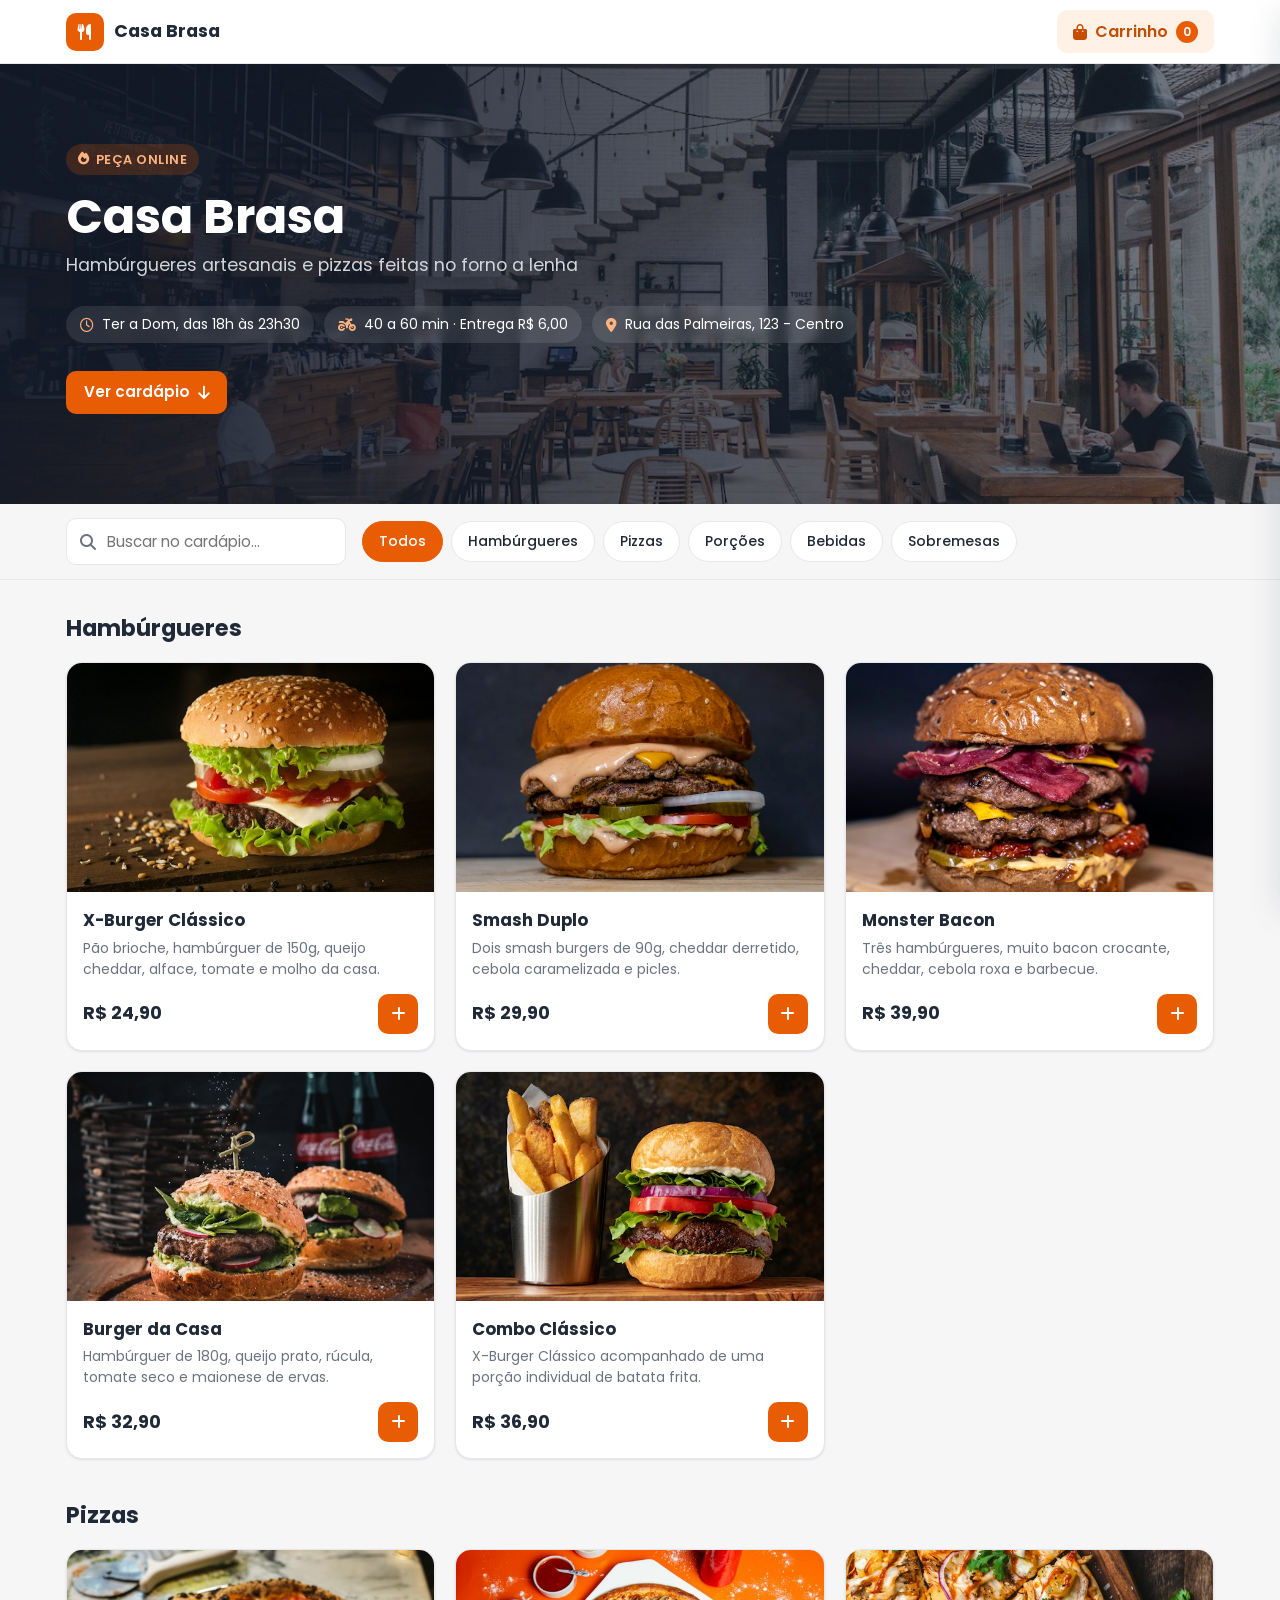
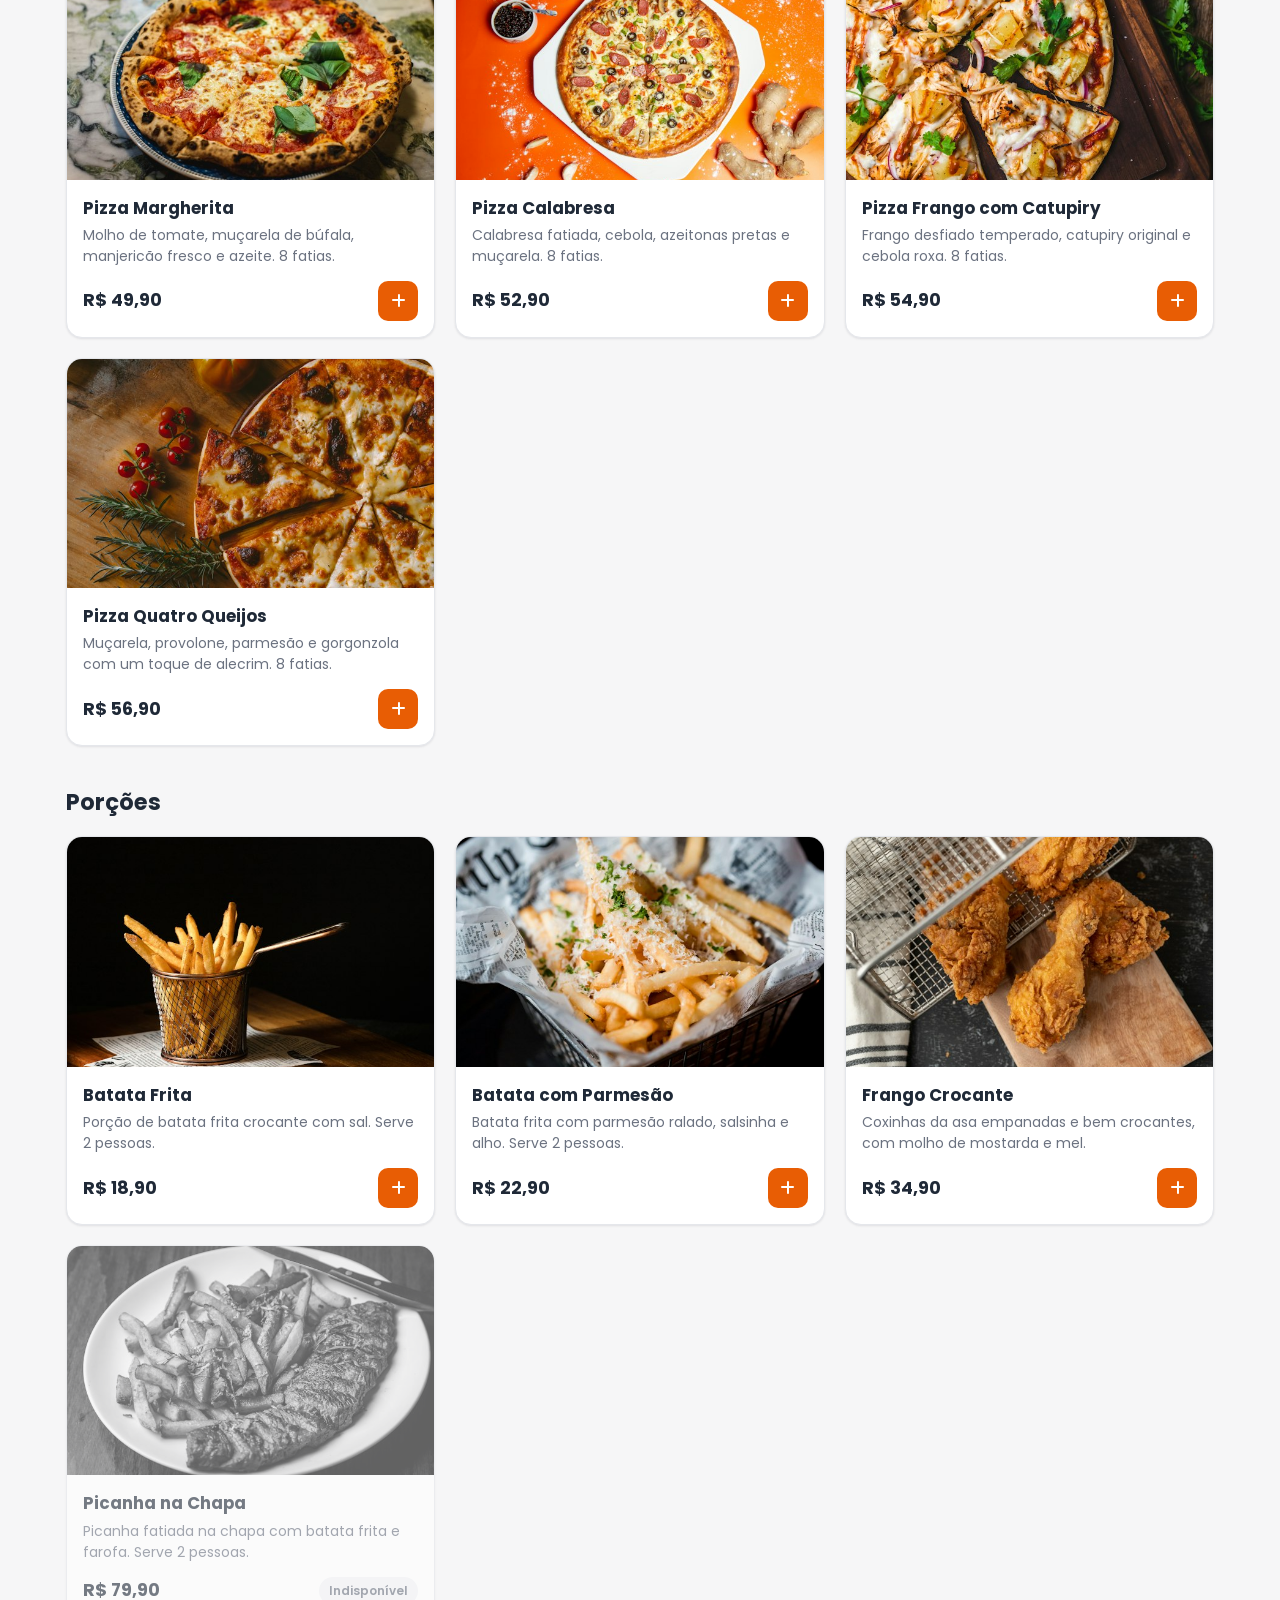
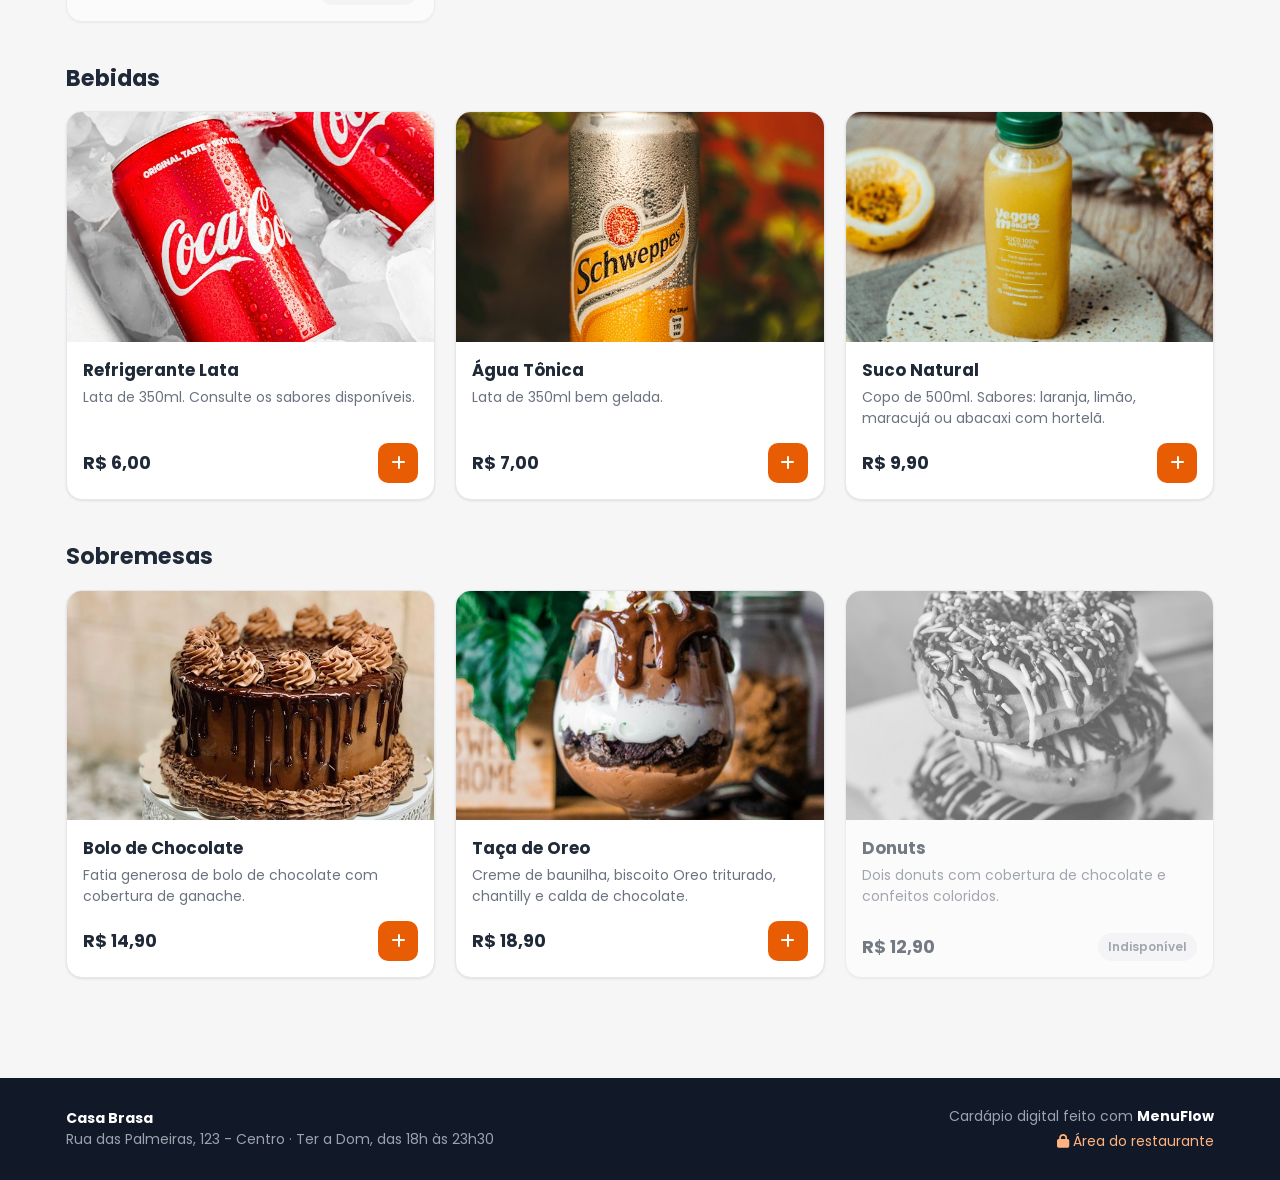
<file: index.html>
<!DOCTYPE html>
<html lang="pt-BR">
<head>
  <meta charset="UTF-8">
  <meta name="viewport" content="width=device-width, initial-scale=1.0">
  <meta name="description" content="Cardápio digital - faça seu pedido pelo WhatsApp">
  <title>Cardápio | MenuFlow</title>

  <link rel="icon" href="assets/img/icone.svg" type="image/svg+xml">

  <!-- Fonte Poppins -->
  <link rel="preconnect" href="https://fonts.googleapis.com">
  <link rel="preconnect" href="https://fonts.gstatic.com" crossorigin>
  <link href="https://fonts.googleapis.com/css2?family=Poppins:wght@400;500;600;700&display=swap" rel="stylesheet">

  <!-- Ícones (Font Awesome) -->
  <link rel="stylesheet" href="https://cdnjs.cloudflare.com/ajax/libs/font-awesome/6.5.1/css/all.min.css">

  <link rel="stylesheet" href="css/global.css">
  <link rel="stylesheet" href="css/cardapio.css">
</head>
<body>

  <!-- Cabeçalho -->
  <header class="cabecalho">
    <div class="container cabecalho-conteudo">
      <a href="#" class="logo">
        <span class="logo-icone"><i class="fa-solid fa-utensils"></i></span>
        <span id="nomeCabecalho">Restaurante</span>
      </a>

      <button class="botao-carrinho" id="botaoAbrirCarrinho" aria-label="Abrir carrinho">
        <i class="fa-solid fa-bag-shopping"></i>
        <span class="botao-carrinho-texto">Carrinho</span>
        <span class="contador-carrinho" id="contadorCarrinho">0</span>
      </button>
    </div>
  </header>

  <!-- Hero / capa do restaurante -->
  <section class="hero" id="hero">
    <div class="container hero-conteudo">
      <span class="hero-etiqueta"><i class="fa-solid fa-fire"></i> Peça online</span>
      <h1 id="nomeRestaurante">Restaurante</h1>
      <p id="sloganRestaurante"></p>

      <ul class="hero-informacoes">
        <li><i class="fa-regular fa-clock"></i> <span id="horarioRestaurante"></span></li>
        <li><i class="fa-solid fa-motorcycle"></i> <span id="tempoEntrega"></span></li>
        <li><i class="fa-solid fa-location-dot"></i> <span id="enderecoRestaurante"></span></li>
      </ul>

      <a href="#cardapio" class="botao botao-primario hero-botao">
        Ver cardápio <i class="fa-solid fa-arrow-down"></i>
      </a>
    </div>
  </section>

  <!-- Busca e categorias -->
  <div class="barra-filtros">
    <div class="container">
      <div class="busca">
        <i class="fa-solid fa-magnifying-glass"></i>
        <input type="search" id="campoBusca" placeholder="Buscar no cardápio..." autocomplete="off">
      </div>

      <nav class="lista-categorias" id="listaCategorias">
        <!-- preenchido pelo JavaScript -->
      </nav>
    </div>
  </div>

  <!-- Produtos -->
  <main class="container cardapio" id="cardapio">
    <div id="listaProdutos">
      <!-- preenchido pelo JavaScript -->
    </div>

    <div class="sem-resultados" id="semResultados">
      <i class="fa-solid fa-bowl-food"></i>
      <h3>Nenhum produto encontrado</h3>
      <p>Tente buscar por outro nome ou escolher outra categoria.</p>
    </div>
  </main>

  <!-- Rodapé -->
  <footer class="rodape">
    <div class="container rodape-conteudo">
      <div>
        <strong id="nomeRodape">Restaurante</strong>
        <p id="enderecoRodape"></p>
      </div>
      <div class="rodape-links">
        <span>Cardápio digital feito com <strong>MenuFlow</strong></span>
        <a href="admin.html"><i class="fa-solid fa-lock"></i> Área do restaurante</a>
      </div>
    </div>
  </footer>

  <!-- Barra do carrinho no celular -->
  <button class="barra-carrinho" id="barraCarrinho">
    <span class="barra-carrinho-quantidade" id="barraQuantidade">0</span>
    <span>Ver carrinho</span>
    <strong id="barraTotal">R$ 0,00</strong>
  </button>

  <!-- Carrinho (menu lateral) -->
  <div class="fundo-escuro" id="fundoCarrinho"></div>

  <aside class="carrinho" id="carrinho">
    <div class="carrinho-topo">
      <h2><i class="fa-solid fa-bag-shopping"></i> Seu pedido</h2>
      <button class="botao-icone" id="botaoFecharCarrinho" aria-label="Fechar carrinho">
        <i class="fa-solid fa-xmark"></i>
      </button>
    </div>

    <div class="carrinho-itens" id="itensCarrinho">
      <!-- preenchido pelo JavaScript -->
    </div>

    <div class="carrinho-rodape" id="rodapeCarrinho">
      <div class="campo">
        <label for="observacoes">Observações do pedido</label>
        <textarea id="observacoes" rows="2" placeholder="Ex: sem cebola, ponto da carne, troco..."></textarea>
      </div>

      <div class="carrinho-total">
        <span>Subtotal</span>
        <strong id="subtotalCarrinho">R$ 0,00</strong>
      </div>

      <button class="botao botao-primario botao-grande" id="botaoFinalizar">
        Finalizar pedido <i class="fa-solid fa-arrow-right"></i>
      </button>
    </div>
  </aside>

  <!-- Modal para finalizar o pedido -->
  <div class="modal" id="modalPedido">
    <div class="modal-caixa">
      <div class="modal-topo">
        <h2>Finalizar pedido</h2>
        <button class="botao-icone" data-fechar="modalPedido" aria-label="Fechar">
          <i class="fa-solid fa-xmark"></i>
        </button>
      </div>

      <form id="formPedido" novalidate>
        <div class="modal-corpo">
          <div class="campo">
            <label for="nomeCliente">Seu nome *</label>
            <input type="text" id="nomeCliente" placeholder="Como podemos te chamar?">
          </div>

          <div class="campo">
            <label>Como quer receber? *</label>
            <div class="opcoes">
              <label class="opcao">
                <input type="radio" name="tipoEntrega" value="entrega" checked>
                <span><i class="fa-solid fa-motorcycle"></i> Entrega</span>
              </label>
              <label class="opcao">
                <input type="radio" name="tipoEntrega" value="retirada">
                <span><i class="fa-solid fa-store"></i> Retirar no local</span>
              </label>
            </div>
          </div>

          <div id="camposEndereco">
            <div class="campo">
              <label for="endereco">Rua e número *</label>
              <input type="text" id="endereco" placeholder="Ex: Rua das Flores, 45">
            </div>

            <div class="linha-campos">
              <div class="campo">
                <label for="bairro">Bairro *</label>
                <input type="text" id="bairro" placeholder="Seu bairro">
              </div>
              <div class="campo">
                <label for="complemento">Complemento</label>
                <input type="text" id="complemento" placeholder="Apto, bloco, referência">
              </div>
            </div>
          </div>

          <div class="campo">
            <label for="pagamento">Forma de pagamento *</label>
            <select id="pagamento">
              <option value="">Selecione</option>
              <option value="Pix">Pix</option>
              <option value="Cartão de crédito">Cartão de crédito</option>
              <option value="Cartão de débito">Cartão de débito</option>
              <option value="Dinheiro">Dinheiro</option>
            </select>
          </div>

          <div class="campo escondido" id="campoTroco">
            <label for="troco">Troco para quanto?</label>
            <input type="number" id="troco" min="0" step="0.01" placeholder="Deixe em branco se não precisar">
          </div>

          <div class="resumo-pedido">
            <div><span>Subtotal</span><span id="resumoSubtotal">R$ 0,00</span></div>
            <div id="linhaTaxa"><span>Taxa de entrega</span><span id="resumoTaxa">R$ 0,00</span></div>
            <div class="resumo-total"><span>Total</span><strong id="resumoTotal">R$ 0,00</strong></div>
          </div>
        </div>

        <div class="modal-rodape">
          <button type="submit" class="botao botao-whatsapp botao-grande">
            <i class="fa-brands fa-whatsapp"></i> Enviar pedido pelo WhatsApp
          </button>
        </div>
      </form>
    </div>
  </div>

  <!-- Avisos rápidos -->
  <div class="avisos" id="avisos"></div>

  <!-- A ordem dos scripts importa: primeiro configurações e serviços, depois a página -->
  <script src="js/config.js"></script>
  <script src="js/dados-iniciais.js"></script>
  <script src="js/utils.js"></script>
  <script src="js/servicos/banco-local.js"></script>
  <script src="js/servicos/restaurante-servico.js"></script>
  <script src="js/servicos/categorias-servico.js"></script>
  <script src="js/servicos/produtos-servico.js"></script>
  <script src="js/carrinho.js"></script>
  <script src="js/whatsapp.js"></script>
  <script src="js/cardapio.js"></script>
</body>
</html>
</file>
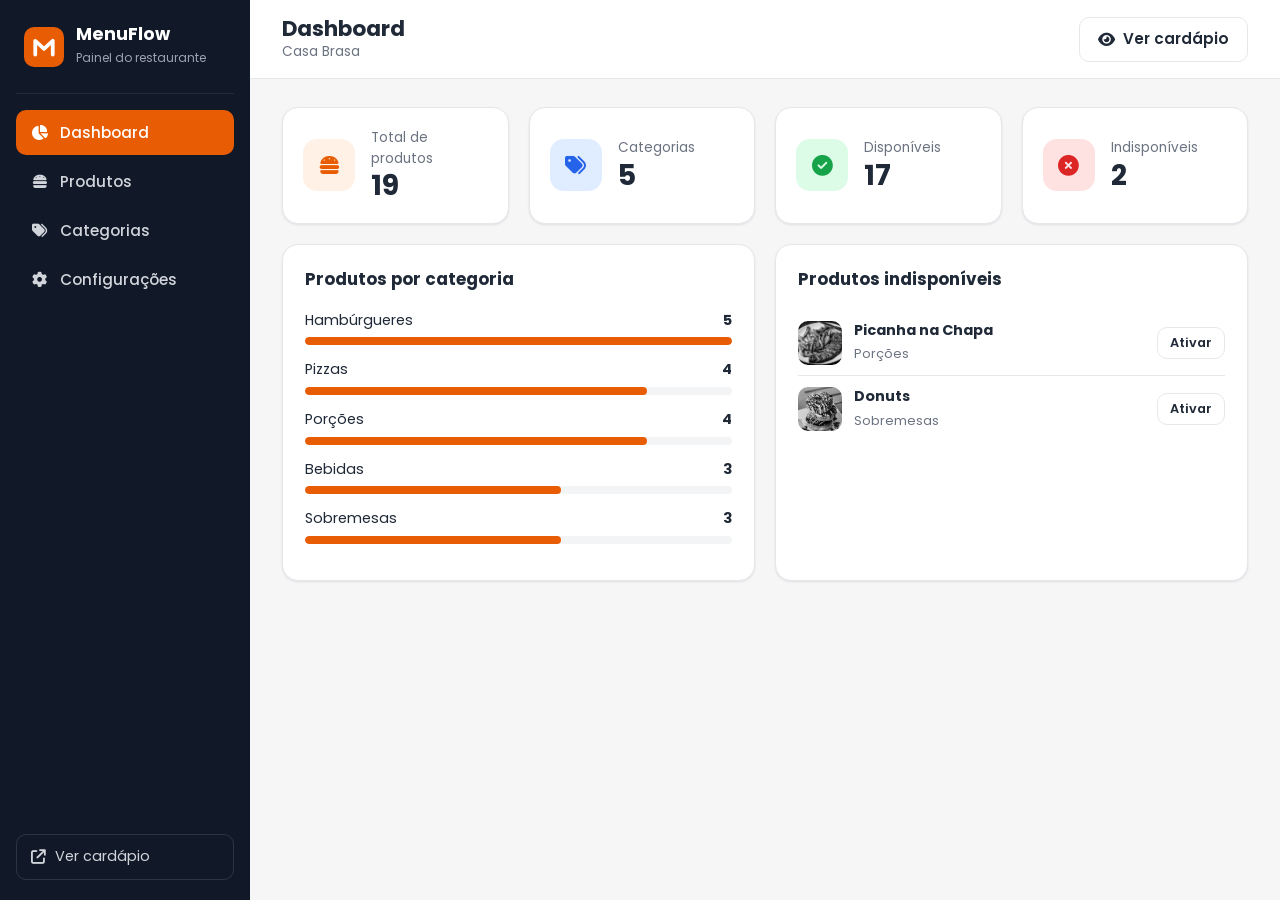
<file: admin.html>
<!DOCTYPE html>
<html lang="pt-BR">
<head>
  <meta charset="UTF-8">
  <meta name="viewport" content="width=device-width, initial-scale=1.0">
  <title>Painel do Restaurante | MenuFlow</title>

  <link rel="icon" href="assets/img/icone.svg" type="image/svg+xml">

  <link rel="preconnect" href="https://fonts.googleapis.com">
  <link rel="preconnect" href="https://fonts.gstatic.com" crossorigin>
  <link href="https://fonts.googleapis.com/css2?family=Poppins:wght@400;500;600;700&display=swap" rel="stylesheet">

  <link rel="stylesheet" href="https://cdnjs.cloudflare.com/ajax/libs/font-awesome/6.5.1/css/all.min.css">

  <link rel="stylesheet" href="css/global.css">
  <link rel="stylesheet" href="css/admin.css">
</head>
<body>

  <div class="painel">

    <!-- Menu lateral -->
    <aside class="menu-lateral" id="menuLateral">
      <div class="menu-logo">
        <img src="assets/img/icone.svg" alt="MenuFlow">
        <div>
          <strong>MenuFlow</strong>
          <span>Painel do restaurante</span>
        </div>
      </div>

      <nav class="menu-links">
        <button class="menu-link ativo" data-secao="dashboard">
          <i class="fa-solid fa-chart-pie"></i> Dashboard
        </button>
        <button class="menu-link" data-secao="produtos">
          <i class="fa-solid fa-burger"></i> Produtos
        </button>
        <button class="menu-link" data-secao="categorias">
          <i class="fa-solid fa-tags"></i> Categorias
        </button>
        <button class="menu-link" data-secao="configuracoes">
          <i class="fa-solid fa-gear"></i> Configurações
        </button>
      </nav>

      <a href="index.html" target="_blank" class="menu-ver-cardapio">
        <i class="fa-solid fa-arrow-up-right-from-square"></i> Ver cardápio
      </a>
    </aside>

    <div class="fundo-menu" id="fundoMenu"></div>

    <!-- Conteúdo -->
    <div class="conteudo">
      <header class="topo">
        <button class="botao-icone botao-menu" id="botaoMenu" aria-label="Abrir menu">
          <i class="fa-solid fa-bars"></i>
        </button>
        <div>
          <h1 id="tituloSecao">Dashboard</h1>
          <p id="nomeRestauranteTopo"></p>
        </div>
        <a href="index.html" target="_blank" class="botao botao-secundario topo-botao">
          <i class="fa-solid fa-eye"></i> <span>Ver cardápio</span>
        </a>
      </header>

      <main class="area-conteudo">

        <!-- DASHBOARD -->
        <section class="secao ativa" id="secao-dashboard">
          <div class="cards-resumo">
            <div class="card-resumo">
              <div class="card-resumo-icone laranja"><i class="fa-solid fa-burger"></i></div>
              <div>
                <span>Total de produtos</span>
                <strong id="totalProdutos">0</strong>
              </div>
            </div>
            <div class="card-resumo">
              <div class="card-resumo-icone azul"><i class="fa-solid fa-tags"></i></div>
              <div>
                <span>Categorias</span>
                <strong id="totalCategorias">0</strong>
              </div>
            </div>
            <div class="card-resumo">
              <div class="card-resumo-icone verde"><i class="fa-solid fa-circle-check"></i></div>
              <div>
                <span>Disponíveis</span>
                <strong id="totalDisponiveis">0</strong>
              </div>
            </div>
            <div class="card-resumo">
              <div class="card-resumo-icone vermelho"><i class="fa-solid fa-circle-xmark"></i></div>
              <div>
                <span>Indisponíveis</span>
                <strong id="totalIndisponiveis">0</strong>
              </div>
            </div>
          </div>

          <div class="paineis">
            <div class="caixa">
              <div class="caixa-topo">
                <h2>Produtos por categoria</h2>
              </div>
              <div id="graficoCategorias" class="grafico-categorias">
                <!-- preenchido pelo JavaScript -->
              </div>
            </div>

            <div class="caixa">
              <div class="caixa-topo">
                <h2>Produtos indisponíveis</h2>
              </div>
              <div id="listaIndisponiveis">
                <!-- preenchido pelo JavaScript -->
              </div>
            </div>
          </div>
        </section>

        <!-- PRODUTOS -->
        <section class="secao" id="secao-produtos">
          <div class="caixa">
            <div class="barra-ferramentas">
              <div class="busca-admin">
                <i class="fa-solid fa-magnifying-glass"></i>
                <input type="search" id="buscaProdutos" placeholder="Buscar produto...">
              </div>
              <select id="filtroCategoria" class="select-filtro">
                <option value="0">Todas as categorias</option>
              </select>
              <button class="botao botao-primario" id="botaoNovoProduto">
                <i class="fa-solid fa-plus"></i> Novo produto
              </button>
            </div>

            <table class="tabela">
              <thead>
                <tr>
                  <th>Produto</th>
                  <th>Categoria</th>
                  <th>Preço</th>
                  <th>Disponível</th>
                  <th class="coluna-acoes">Ações</th>
                </tr>
              </thead>
              <tbody id="corpoTabelaProdutos">
                <!-- preenchido pelo JavaScript -->
              </tbody>
            </table>

            <div class="lista-vazia escondido" id="produtosVazio">
              <i class="fa-solid fa-box-open"></i>
              <p>Nenhum produto encontrado.</p>
            </div>
          </div>
        </section>

        <!-- CATEGORIAS -->
        <section class="secao" id="secao-categorias">
          <div class="caixa">
            <form class="form-categoria" id="formCategoria">
              <div class="campo">
                <label for="nomeCategoria">Nova categoria</label>
                <input type="text" id="nomeCategoria" placeholder="Ex: Lanches, Massas, Combos..." maxlength="40">
              </div>
              <button type="submit" class="botao botao-primario">
                <i class="fa-solid fa-plus"></i> Criar categoria
              </button>
            </form>
          </div>

          <div class="caixa">
            <div class="caixa-topo">
              <h2>Categorias cadastradas</h2>
            </div>
            <ul class="lista-categorias-admin" id="listaCategoriasAdmin">
              <!-- preenchido pelo JavaScript -->
            </ul>
          </div>
        </section>

        <!-- CONFIGURAÇÕES -->
        <section class="secao" id="secao-configuracoes">
          <div class="caixa">
            <div class="caixa-topo">
              <h2>Dados do restaurante</h2>
            </div>

            <form id="formRestaurante">
              <div class="linha-campos">
                <div class="campo">
                  <label for="configNome">Nome do restaurante *</label>
                  <input type="text" id="configNome" required>
                </div>
                <div class="campo">
                  <label for="configWhatsapp">WhatsApp para receber pedidos *</label>
                  <input type="tel" id="configWhatsapp" placeholder="5511999999999" required>
                  <small>Só números, com código do país (55) e DDD.</small>
                </div>
              </div>

              <div class="campo">
                <label for="configSlogan">Frase de apresentação</label>
                <input type="text" id="configSlogan" maxlength="100">
              </div>

              <div class="linha-campos">
                <div class="campo">
                  <label for="configEndereco">Endereço</label>
                  <input type="text" id="configEndereco">
                </div>
                <div class="campo">
                  <label for="configHorario">Horário de funcionamento</label>
                  <input type="text" id="configHorario" placeholder="Ex: Seg a Sex, das 18h às 23h">
                </div>
              </div>

              <div class="linha-campos">
                <div class="campo">
                  <label for="configTempo">Tempo de entrega</label>
                  <input type="text" id="configTempo" placeholder="Ex: 40 a 60 min">
                </div>
                <div class="campo">
                  <label for="configTaxa">Taxa de entrega (R$)</label>
                  <input type="number" id="configTaxa" min="0" step="0.01">
                  <small>Coloque 0 para entrega grátis.</small>
                </div>
              </div>

              <div class="campo">
                <label for="configCapa">Imagem de capa (link)</label>
                <input type="text" id="configCapa" placeholder="assets/img/capa.jpg">
              </div>

              <button type="submit" class="botao botao-primario">
                <i class="fa-solid fa-floppy-disk"></i> Salvar alterações
              </button>
            </form>
          </div>

          <div class="caixa caixa-perigo">
            <div>
              <h2>Restaurar dados de exemplo</h2>
              <p>Apaga todos os produtos, categorias e configurações e volta para o cardápio de exemplo.</p>
            </div>
            <button class="botao botao-perigo" id="botaoRestaurar">
              <i class="fa-solid fa-rotate-left"></i> Restaurar
            </button>
          </div>
        </section>

      </main>
    </div>
  </div>

  <!-- Modal de produto (serve para adicionar e para editar) -->
  <div class="modal" id="modalProduto">
    <div class="modal-caixa">
      <div class="modal-topo">
        <h2 id="tituloModalProduto">Novo produto</h2>
        <button class="botao-icone" data-fechar="modalProduto" aria-label="Fechar">
          <i class="fa-solid fa-xmark"></i>
        </button>
      </div>

      <form id="formProduto" novalidate>
        <div class="modal-corpo">
          <div class="campo">
            <label for="produtoNome">Nome *</label>
            <input type="text" id="produtoNome" maxlength="60" placeholder="Ex: X-Salada">
          </div>

          <div class="campo">
            <label for="produtoDescricao">Descrição</label>
            <textarea id="produtoDescricao" rows="3" maxlength="200" placeholder="Ingredientes, tamanho, quantas pessoas serve..."></textarea>
          </div>

          <div class="linha-campos">
            <div class="campo">
              <label for="produtoPreco">Preço (R$) *</label>
              <input type="number" id="produtoPreco" min="0" step="0.01" placeholder="0,00">
            </div>
            <div class="campo">
              <label for="produtoCategoria">Categoria *</label>
              <select id="produtoCategoria"></select>
            </div>
          </div>

          <div class="campo">
            <label for="produtoImagem">Foto do produto</label>
            <div class="campo-imagem">
              <img id="previaImagem" src="assets/img/sem-foto.svg" alt="Prévia da foto">
              <div>
                <input type="text" id="produtoImagem" placeholder="Cole o link da imagem">
                <label class="botao botao-secundario botao-arquivo">
                  <i class="fa-solid fa-upload"></i> Escolher do computador
                  <input type="file" id="produtoArquivo" accept="image/*">
                </label>
                <small>Imagens do computador precisam ter no máximo 500KB.</small>
              </div>
            </div>
          </div>

          <label class="linha-interruptor">
            <span class="interruptor">
              <input type="checkbox" id="produtoDisponivel" checked>
              <span class="interruptor-bolinha"></span>
            </span>
            Produto disponível para venda
          </label>
        </div>

        <div class="modal-rodape">
          <button type="button" class="botao botao-secundario" data-fechar="modalProduto">Cancelar</button>
          <button type="submit" class="botao botao-primario">
            <i class="fa-solid fa-check"></i> Salvar produto
          </button>
        </div>
      </form>
    </div>
  </div>

  <div class="avisos" id="avisos"></div>

  <script src="js/config.js"></script>
  <script src="js/dados-iniciais.js"></script>
  <script src="js/utils.js"></script>
  <script src="js/servicos/banco-local.js"></script>
  <script src="js/servicos/restaurante-servico.js"></script>
  <script src="js/servicos/categorias-servico.js"></script>
  <script src="js/servicos/produtos-servico.js"></script>
  <script src="js/admin.js"></script>
</body>
</html>
</file>
<file: css/global.css>
/* Estilos usados nas duas páginas (cardápio e admin) */

:root {
  --cor-primaria: #e85d04;
  --cor-primaria-escura: #c44d00;
  --cor-primaria-clara: #fff1e6;

  --cor-texto: #1f2937;
  --cor-texto-claro: #6b7280;
  --cor-fundo: #f6f6f7;
  --cor-branco: #ffffff;
  --cor-borda: #e5e7eb;
  --cor-escura: #111827;

  --cor-sucesso: #16a34a;
  --cor-sucesso-clara: #dcfce7;
  --cor-perigo: #dc2626;
  --cor-perigo-clara: #fee2e2;
  --cor-whatsapp: #25d366;

  --raio: 12px;
  --sombra: 0 1px 3px rgba(17, 24, 39, 0.06), 0 1px 2px rgba(17, 24, 39, 0.04);
  --sombra-grande: 0 12px 32px rgba(17, 24, 39, 0.12);
}

* {
  margin: 0;
  padding: 0;
  box-sizing: border-box;
}

html {
  scroll-behavior: smooth;
}

body {
  font-family: 'Poppins', Arial, sans-serif;
  background-color: var(--cor-fundo);
  color: var(--cor-texto);
  line-height: 1.5;
  -webkit-font-smoothing: antialiased;
}

body.sem-rolagem {
  overflow: hidden;
}

img {
  max-width: 100%;
  display: block;
}

a {
  color: inherit;
  text-decoration: none;
}

button {
  font-family: inherit;
  font-size: inherit;
  color: inherit;
  background: none;
  border: none;
  cursor: pointer;
}

input,
select,
textarea {
  font-family: inherit;
  font-size: 0.95rem;
  color: var(--cor-texto);
}

ul {
  list-style: none;
}

.container {
  width: 100%;
  max-width: 1180px;
  margin: 0 auto;
  padding: 0 16px;
}

.escondido {
  display: none !important;
}

/* ---------- Botões ---------- */

.botao {
  display: inline-flex;
  align-items: center;
  justify-content: center;
  gap: 8px;
  padding: 10px 18px;
  border-radius: 10px;
  font-weight: 600;
  font-size: 0.95rem;
  transition: background-color 0.2s, transform 0.1s, box-shadow 0.2s;
  white-space: nowrap;
}

.botao:active {
  transform: scale(0.98);
}

.botao-primario {
  background-color: var(--cor-primaria);
  color: var(--cor-branco);
}

.botao-primario:hover {
  background-color: var(--cor-primaria-escura);
}

.botao-secundario {
  background-color: var(--cor-branco);
  color: var(--cor-texto);
  border: 1px solid var(--cor-borda);
}

.botao-secundario:hover {
  background-color: #f9fafb;
}

.botao-perigo {
  background-color: var(--cor-perigo-clara);
  color: var(--cor-perigo);
}

.botao-perigo:hover {
  background-color: #fecaca;
}

.botao-whatsapp {
  background-color: var(--cor-whatsapp);
  color: var(--cor-branco);
}

.botao-whatsapp:hover {
  background-color: #1ebe5b;
}

.botao-grande {
  width: 100%;
  padding: 14px 18px;
  font-size: 1rem;
}

.botao-icone {
  width: 38px;
  height: 38px;
  border-radius: 10px;
  display: inline-flex;
  align-items: center;
  justify-content: center;
  color: var(--cor-texto-claro);
  transition: background-color 0.2s, color 0.2s;
}

.botao-icone:hover {
  background-color: #f3f4f6;
  color: var(--cor-texto);
}

/* ---------- Formulários ---------- */

.campo {
  display: flex;
  flex-direction: column;
  gap: 6px;
  margin-bottom: 16px;
}

.campo label {
  font-size: 0.875rem;
  font-weight: 500;
}

.campo input,
.campo select,
.campo textarea {
  width: 100%;
  padding: 11px 14px;
  border: 1px solid var(--cor-borda);
  border-radius: 10px;
  background-color: var(--cor-branco);
  outline: none;
  transition: border-color 0.2s, box-shadow 0.2s;
}

.campo textarea {
  resize: vertical;
}

.campo input:focus,
.campo select:focus,
.campo textarea:focus {
  border-color: var(--cor-primaria);
  box-shadow: 0 0 0 3px rgba(232, 93, 4, 0.15);
}

.campo small {
  font-size: 0.8rem;
  color: var(--cor-texto-claro);
}

.linha-campos {
  display: grid;
  grid-template-columns: 1fr 1fr;
  gap: 12px;
}

/* Opções em formato de botão (entrega / retirada) */
.opcoes {
  display: grid;
  grid-template-columns: 1fr 1fr;
  gap: 10px;
}

.opcao input {
  display: none;
}

.opcao span {
  display: flex;
  align-items: center;
  justify-content: center;
  gap: 8px;
  padding: 12px;
  border: 1px solid var(--cor-borda);
  border-radius: 10px;
  font-size: 0.9rem;
  font-weight: 500;
  cursor: pointer;
  transition: 0.2s;
}

.opcao input:checked + span {
  border-color: var(--cor-primaria);
  background-color: var(--cor-primaria-clara);
  color: var(--cor-primaria-escura);
}

/* ---------- Modal ---------- */

.modal {
  position: fixed;
  inset: 0;
  z-index: 100;
  display: none;
  align-items: center;
  justify-content: center;
  padding: 16px;
  background-color: rgba(17, 24, 39, 0.55);
}

.modal.aberto {
  display: flex;
}

.modal-caixa {
  width: 100%;
  max-width: 540px;
  max-height: calc(100vh - 32px);
  overflow-y: auto;
  background-color: var(--cor-branco);
  border-radius: 16px;
  box-shadow: var(--sombra-grande);
  animation: aparecerModal 0.25s ease;
}

.modal-topo {
  display: flex;
  align-items: center;
  justify-content: space-between;
  padding: 18px 20px;
  border-bottom: 1px solid var(--cor-borda);
}

.modal-topo h2 {
  font-size: 1.15rem;
}

.modal-corpo {
  padding: 20px;
}

.modal-rodape {
  display: flex;
  justify-content: flex-end;
  gap: 10px;
  padding: 16px 20px;
  border-top: 1px solid var(--cor-borda);
}

@keyframes aparecerModal {
  from {
    opacity: 0;
    transform: translateY(16px);
  }
  to {
    opacity: 1;
    transform: translateY(0);
  }
}

/* ---------- Avisos rápidos ---------- */

/* Ficam no topo e no meio da tela para não tampar o carrinho */
.avisos {
  position: fixed;
  top: 16px;
  left: 50%;
  transform: translateX(-50%);
  z-index: 200;
  display: flex;
  flex-direction: column;
  align-items: center;
  gap: 8px;
  pointer-events: none;
}

.aviso {
  display: flex;
  align-items: center;
  gap: 10px;
  max-width: 340px;
  padding: 12px 16px;
  border-radius: 10px;
  background-color: var(--cor-escura);
  color: var(--cor-branco);
  font-size: 0.9rem;
  box-shadow: var(--sombra-grande);
  animation: entrarAviso 0.3s ease;
}

.aviso-sucesso i {
  color: #4ade80;
}

.aviso-erro i {
  color: #f87171;
}

.aviso.saindo {
  opacity: 0;
  transform: translateY(-10px);
  transition: 0.3s;
}

@keyframes entrarAviso {
  from {
    opacity: 0;
    transform: translateY(-10px);
  }
  to {
    opacity: 1;
    transform: translateY(0);
  }
}

@media (max-width: 600px) {
  .linha-campos {
    grid-template-columns: 1fr;
    gap: 0;
  }

  .avisos {
    top: 12px;
    width: calc(100% - 32px);
  }

  .aviso {
    max-width: 100%;
    width: 100%;
  }
}
</file>
<file: css/cardapio.css>
/* Estilos da página do cliente (index.html) */

/* ---------- Cabeçalho ---------- */

.cabecalho {
  position: sticky;
  top: 0;
  z-index: 50;
  height: 64px;
  background-color: var(--cor-branco);
  border-bottom: 1px solid var(--cor-borda);
}

.cabecalho-conteudo {
  height: 100%;
  display: flex;
  align-items: center;
  justify-content: space-between;
}

.logo {
  display: flex;
  align-items: center;
  gap: 10px;
  font-size: 1.1rem;
  font-weight: 700;
}

.logo-icone {
  width: 38px;
  height: 38px;
  border-radius: 10px;
  display: flex;
  align-items: center;
  justify-content: center;
  background-color: var(--cor-primaria);
  color: var(--cor-branco);
  font-size: 1rem;
}

.botao-carrinho {
  position: relative;
  display: flex;
  align-items: center;
  gap: 8px;
  padding: 9px 16px;
  border-radius: 10px;
  background-color: var(--cor-primaria-clara);
  color: var(--cor-primaria-escura);
  font-weight: 600;
  transition: background-color 0.2s;
}

.botao-carrinho:hover {
  background-color: #ffe2cc;
}

.contador-carrinho {
  min-width: 22px;
  height: 22px;
  padding: 0 6px;
  border-radius: 11px;
  display: inline-flex;
  align-items: center;
  justify-content: center;
  background-color: var(--cor-primaria);
  color: var(--cor-branco);
  font-size: 0.75rem;
}

.contador-carrinho.pulando {
  animation: pular 0.4s ease;
}

@keyframes pular {
  50% {
    transform: scale(1.35);
  }
}

/* ---------- Hero ---------- */

.hero {
  padding: 80px 0 90px;
  color: var(--cor-branco);
  background-color: var(--cor-escura);
  background-size: cover;
  background-position: center;
}

.hero-conteudo {
  max-width: 1180px;
}

.hero-etiqueta {
  display: inline-flex;
  align-items: center;
  gap: 6px;
  padding: 6px 12px;
  border-radius: 999px;
  background-color: rgba(232, 93, 4, 0.2);
  color: #ffb380;
  font-size: 0.8rem;
  font-weight: 600;
  text-transform: uppercase;
  letter-spacing: 0.5px;
}

.hero h1 {
  margin: 16px 0 8px;
  font-size: 3rem;
  line-height: 1.1;
}

.hero p {
  max-width: 520px;
  font-size: 1.1rem;
  color: #d1d5db;
}

.hero-informacoes {
  display: flex;
  flex-wrap: wrap;
  gap: 10px;
  margin: 28px 0;
}

.hero-informacoes li {
  display: flex;
  align-items: center;
  gap: 8px;
  padding: 8px 14px;
  border-radius: 999px;
  background-color: rgba(255, 255, 255, 0.1);
  backdrop-filter: blur(4px);
  font-size: 0.875rem;
}

.hero-informacoes i {
  color: #ffb380;
}

/* ---------- Busca e categorias ---------- */

.barra-filtros {
  position: sticky;
  top: 63px;
  z-index: 40;
  padding: 14px 0;
  background-color: var(--cor-fundo);
  border-bottom: 1px solid var(--cor-borda);
}

.barra-filtros .container {
  display: flex;
  align-items: center;
  gap: 16px;
}

.busca {
  position: relative;
  flex-shrink: 0;
  width: 280px;
}

.busca i {
  position: absolute;
  left: 14px;
  top: 50%;
  transform: translateY(-50%);
  color: var(--cor-texto-claro);
}

.busca input {
  width: 100%;
  padding: 11px 14px 11px 40px;
  border: 1px solid var(--cor-borda);
  border-radius: 10px;
  background-color: var(--cor-branco);
  outline: none;
  transition: border-color 0.2s, box-shadow 0.2s;
}

.busca input:focus {
  border-color: var(--cor-primaria);
  box-shadow: 0 0 0 3px rgba(232, 93, 4, 0.15);
}

.lista-categorias {
  display: flex;
  gap: 8px;
  overflow-x: auto;
  scrollbar-width: none;
}

.lista-categorias::-webkit-scrollbar {
  display: none;
}

.chip {
  flex-shrink: 0;
  padding: 9px 16px;
  border-radius: 999px;
  border: 1px solid var(--cor-borda);
  background-color: var(--cor-branco);
  font-size: 0.875rem;
  font-weight: 500;
  transition: 0.2s;
}

.chip:hover {
  border-color: var(--cor-primaria);
  color: var(--cor-primaria);
}

.chip.ativo {
  background-color: var(--cor-primaria);
  border-color: var(--cor-primaria);
  color: var(--cor-branco);
}

/* ---------- Produtos ---------- */

.cardapio {
  padding-top: 32px;
  padding-bottom: 60px;
  scroll-margin-top: 140px;
}

.secao-categoria {
  margin-bottom: 40px;
}

.titulo-categoria {
  margin-bottom: 16px;
  font-size: 1.4rem;
}

.grade-produtos {
  display: grid;
  grid-template-columns: repeat(3, 1fr);
  gap: 20px;
}

.card-produto {
  display: flex;
  flex-direction: column;
  overflow: hidden;
  border: 1px solid var(--cor-borda);
  border-radius: 16px;
  background-color: var(--cor-branco);
  box-shadow: var(--sombra);
  transition: transform 0.2s, box-shadow 0.2s;
}

.card-produto:hover {
  transform: translateY(-3px);
  box-shadow: var(--sombra-grande);
}

.card-produto-imagem {
  aspect-ratio: 16 / 10;
  overflow: hidden;
  background-color: #f3f4f6;
}

.card-produto-imagem img {
  width: 100%;
  height: 100%;
  object-fit: cover;
  transition: transform 0.4s;
}

.card-produto:hover .card-produto-imagem img {
  transform: scale(1.05);
}

.card-produto-info {
  flex: 1;
  display: flex;
  flex-direction: column;
  padding: 16px;
}

.card-produto-info h3 {
  font-size: 1.05rem;
  margin-bottom: 4px;
}

.card-produto-info p {
  margin-bottom: 14px;
  color: var(--cor-texto-claro);
  font-size: 0.875rem;
}

.card-produto-rodape {
  margin-top: auto;
  display: flex;
  align-items: center;
  justify-content: space-between;
}

.preco {
  font-weight: 700;
  font-size: 1.1rem;
  color: var(--cor-texto);
}

.botao-adicionar {
  width: 40px;
  height: 40px;
  border-radius: 10px;
  display: flex;
  align-items: center;
  justify-content: center;
  background-color: var(--cor-primaria);
  color: var(--cor-branco);
  transition: background-color 0.2s, transform 0.1s;
}

.botao-adicionar:hover {
  background-color: var(--cor-primaria-escura);
}

.botao-adicionar:active {
  transform: scale(0.92);
}

.card-produto.indisponivel {
  opacity: 0.6;
}

.card-produto.indisponivel:hover {
  transform: none;
  box-shadow: var(--sombra);
}

.card-produto.indisponivel img {
  filter: grayscale(1);
}

.etiqueta-indisponivel {
  padding: 5px 10px;
  border-radius: 999px;
  background-color: #f3f4f6;
  color: var(--cor-texto-claro);
  font-size: 0.75rem;
  font-weight: 600;
}

.sem-resultados {
  display: none;
  padding: 60px 20px;
  text-align: center;
  color: var(--cor-texto-claro);
}

.sem-resultados.visivel {
  display: block;
}

.sem-resultados i {
  font-size: 3rem;
  margin-bottom: 12px;
  color: #d1d5db;
}

.sem-resultados h3 {
  color: var(--cor-texto);
}

/* ---------- Rodapé ---------- */

.rodape {
  padding: 28px 0;
  background-color: var(--cor-escura);
  color: #9ca3af;
  font-size: 0.875rem;
}

.rodape strong {
  color: var(--cor-branco);
}

.rodape-conteudo {
  display: flex;
  align-items: center;
  justify-content: space-between;
  gap: 16px;
  flex-wrap: wrap;
}

.rodape-links {
  display: flex;
  flex-direction: column;
  align-items: flex-end;
  gap: 4px;
}

.rodape-links a {
  color: #ffb380;
}

.rodape-links a:hover {
  text-decoration: underline;
}

/* ---------- Carrinho lateral ---------- */

.fundo-escuro {
  position: fixed;
  inset: 0;
  z-index: 80;
  background-color: rgba(17, 24, 39, 0.5);
  opacity: 0;
  visibility: hidden;
  transition: 0.3s;
}

.fundo-escuro.aberto {
  opacity: 1;
  visibility: visible;
}

.carrinho {
  position: fixed;
  top: 0;
  right: 0;
  z-index: 90;
  width: 100%;
  max-width: 420px;
  height: 100%;
  display: flex;
  flex-direction: column;
  background-color: var(--cor-branco);
  box-shadow: var(--sombra-grande);
  transform: translateX(100%);
  transition: transform 0.3s ease;
}

.carrinho.aberto {
  transform: translateX(0);
}

.carrinho-topo {
  display: flex;
  align-items: center;
  justify-content: space-between;
  padding: 18px 20px;
  border-bottom: 1px solid var(--cor-borda);
}

.carrinho-topo h2 {
  font-size: 1.15rem;
  display: flex;
  align-items: center;
  gap: 10px;
}

.carrinho-topo h2 i {
  color: var(--cor-primaria);
}

.carrinho-itens {
  flex: 1;
  overflow-y: auto;
  padding: 8px 20px;
}

.item-carrinho {
  display: flex;
  gap: 14px;
  padding: 14px 0;
  border-bottom: 1px solid var(--cor-borda);
}

.item-carrinho:last-child {
  border-bottom: none;
}

.item-carrinho img {
  width: 72px;
  height: 72px;
  flex-shrink: 0;
  border-radius: 10px;
  object-fit: cover;
}

.item-carrinho-info {
  flex: 1;
}

.item-carrinho-info h4 {
  font-size: 0.95rem;
  font-weight: 600;
}

.item-carrinho-info .preco {
  font-size: 0.95rem;
}

.item-carrinho-acoes {
  display: flex;
  align-items: center;
  justify-content: space-between;
  margin-top: 8px;
}

.quantidade {
  display: flex;
  align-items: center;
  border: 1px solid var(--cor-borda);
  border-radius: 8px;
}

.quantidade button {
  width: 32px;
  height: 32px;
  color: var(--cor-primaria);
  font-size: 0.8rem;
}

.quantidade span {
  min-width: 28px;
  text-align: center;
  font-weight: 600;
  font-size: 0.9rem;
}

.botao-remover {
  font-size: 0.8rem;
  color: var(--cor-texto-claro);
}

.botao-remover:hover {
  color: var(--cor-perigo);
}

.carrinho-vazio {
  padding: 60px 20px;
  text-align: center;
  color: var(--cor-texto-claro);
}

.carrinho-vazio i {
  font-size: 3rem;
  color: #d1d5db;
  margin-bottom: 12px;
}

.carrinho-vazio h3 {
  color: var(--cor-texto);
  font-size: 1.05rem;
}

.carrinho-rodape {
  padding: 16px 20px 20px;
  border-top: 1px solid var(--cor-borda);
  background-color: #fafafa;
}

.carrinho-rodape .campo {
  margin-bottom: 12px;
}

.carrinho-total {
  display: flex;
  align-items: center;
  justify-content: space-between;
  margin-bottom: 14px;
}

.carrinho-total strong {
  font-size: 1.25rem;
}

/* Barra do carrinho que aparece só no celular */
.barra-carrinho {
  display: none;
}

/* ---------- Resumo do pedido (modal) ---------- */

.resumo-pedido {
  margin-top: 8px;
  padding: 14px 16px;
  border-radius: 10px;
  background-color: #f9fafb;
  font-size: 0.9rem;
}

.resumo-pedido div {
  display: flex;
  justify-content: space-between;
  padding: 4px 0;
}

.resumo-pedido .resumo-total {
  margin-top: 6px;
  padding-top: 10px;
  border-top: 1px dashed var(--cor-borda);
  font-size: 1.05rem;
}

/* ---------- Responsivo ---------- */

@media (max-width: 960px) {
  .grade-produtos {
    grid-template-columns: repeat(2, 1fr);
  }
}

@media (max-width: 768px) {
  .hero {
    padding: 48px 0 56px;
  }

  .hero h1 {
    font-size: 2.2rem;
  }

  .hero p {
    font-size: 1rem;
  }

  .barra-filtros .container {
    flex-direction: column;
    align-items: stretch;
    gap: 12px;
  }

  .busca {
    width: 100%;
  }

  .cardapio {
    scroll-margin-top: 190px;
  }

  .botao-carrinho-texto {
    display: none;
  }

  .rodape {
    padding-bottom: 100px;
  }

  .rodape-links {
    align-items: flex-start;
  }

  .barra-carrinho {
    position: fixed;
    left: 16px;
    right: 16px;
    bottom: 16px;
    z-index: 60;
    display: flex;
    align-items: center;
    justify-content: space-between;
    gap: 12px;
    padding: 14px 18px;
    border-radius: 14px;
    background-color: var(--cor-primaria);
    color: var(--cor-branco);
    font-weight: 600;
    box-shadow: 0 8px 24px rgba(232, 93, 4, 0.4);
    transform: translateY(150%);
    transition: transform 0.3s ease;
  }

  .barra-carrinho.visivel {
    transform: translateY(0);
  }

  .barra-carrinho-quantidade {
    min-width: 28px;
    height: 28px;
    border-radius: 8px;
    display: flex;
    align-items: center;
    justify-content: center;
    background-color: rgba(255, 255, 255, 0.2);
    font-size: 0.85rem;
  }
}

@media (max-width: 600px) {
  .hero h1 {
    font-size: 1.9rem;
  }

  .hero-informacoes li {
    font-size: 0.8rem;
  }

  /* No celular o card fica deitado: texto na esquerda e foto na direita */
  .grade-produtos {
    grid-template-columns: 1fr;
    gap: 12px;
  }

  .card-produto {
    flex-direction: row-reverse;
  }

  .card-produto:hover {
    transform: none;
  }

  .card-produto-imagem {
    width: 116px;
    flex-shrink: 0;
    aspect-ratio: auto;
  }

  .card-produto-info {
    padding: 14px;
  }

  .card-produto-info h3 {
    font-size: 0.95rem;
  }

  .card-produto-info p {
    font-size: 0.8rem;
    margin-bottom: 10px;
    display: -webkit-box;
    -webkit-line-clamp: 2;
    -webkit-box-orient: vertical;
    overflow: hidden;
  }

  .preco {
    font-size: 1rem;
  }

  .botao-adicionar {
    width: 34px;
    height: 34px;
  }
}
</file>
<file: css/admin.css>
/* Estilos do painel administrativo (admin.html) */

.painel {
  display: flex;
  min-height: 100vh;
}

/* ---------- Menu lateral ---------- */

.menu-lateral {
  position: fixed;
  top: 0;
  left: 0;
  z-index: 70;
  width: 250px;
  height: 100vh;
  display: flex;
  flex-direction: column;
  padding: 20px 16px;
  background-color: var(--cor-escura);
  color: #d1d5db;
}

.menu-logo {
  display: flex;
  align-items: center;
  gap: 12px;
  padding: 4px 8px 24px;
  margin-bottom: 16px;
  border-bottom: 1px solid rgba(255, 255, 255, 0.08);
}

.menu-logo img {
  width: 40px;
  height: 40px;
}

.menu-logo strong {
  display: block;
  color: var(--cor-branco);
  font-size: 1.1rem;
  line-height: 1.2;
}

.menu-logo span {
  font-size: 0.75rem;
  color: #9ca3af;
}

.menu-links {
  display: flex;
  flex-direction: column;
  gap: 4px;
}

.menu-link {
  display: flex;
  align-items: center;
  gap: 12px;
  width: 100%;
  padding: 11px 14px;
  border-radius: 10px;
  text-align: left;
  font-weight: 500;
  font-size: 0.95rem;
  transition: background-color 0.2s, color 0.2s;
}

.menu-link i {
  width: 18px;
  text-align: center;
}

.menu-link:hover {
  background-color: rgba(255, 255, 255, 0.06);
  color: var(--cor-branco);
}

.menu-link.ativo {
  background-color: var(--cor-primaria);
  color: var(--cor-branco);
}

.menu-ver-cardapio {
  margin-top: auto;
  display: flex;
  align-items: center;
  gap: 10px;
  padding: 11px 14px;
  border-radius: 10px;
  border: 1px solid rgba(255, 255, 255, 0.12);
  font-size: 0.9rem;
  transition: 0.2s;
}

.menu-ver-cardapio:hover {
  background-color: rgba(255, 255, 255, 0.06);
  color: var(--cor-branco);
}

.fundo-menu {
  display: none;
}

/* ---------- Conteúdo ---------- */

.conteudo {
  flex: 1;
  min-width: 0;
  margin-left: 250px;
}

.topo {
  position: sticky;
  top: 0;
  z-index: 30;
  display: flex;
  align-items: center;
  gap: 14px;
  padding: 16px 32px;
  background-color: var(--cor-branco);
  border-bottom: 1px solid var(--cor-borda);
}

.topo h1 {
  font-size: 1.35rem;
  line-height: 1.2;
}

.topo p {
  font-size: 0.85rem;
  color: var(--cor-texto-claro);
}

.topo-botao {
  margin-left: auto;
}

.botao-menu {
  display: none;
}

.area-conteudo {
  padding: 28px 32px 48px;
}

.secao {
  display: none;
}

.secao.ativa {
  display: block;
  animation: aparecerSecao 0.25s ease;
}

@keyframes aparecerSecao {
  from {
    opacity: 0;
    transform: translateY(6px);
  }
  to {
    opacity: 1;
    transform: translateY(0);
  }
}

.caixa {
  padding: 22px;
  margin-bottom: 20px;
  border: 1px solid var(--cor-borda);
  border-radius: 16px;
  background-color: var(--cor-branco);
  box-shadow: var(--sombra);
}

.caixa-topo {
  margin-bottom: 18px;
}

.caixa-topo h2 {
  font-size: 1.05rem;
}

.texto-vazio {
  padding: 16px 0;
  color: var(--cor-texto-claro);
  font-size: 0.9rem;
}

.texto-vazio i {
  color: var(--cor-sucesso);
}

.botao-pequeno {
  padding: 6px 12px;
  font-size: 0.8rem;
}

.botao-icone-perigo:hover {
  background-color: var(--cor-perigo-clara);
  color: var(--cor-perigo);
}

/* ---------- Dashboard ---------- */

.cards-resumo {
  display: grid;
  grid-template-columns: repeat(4, 1fr);
  gap: 20px;
  margin-bottom: 20px;
}

.card-resumo {
  display: flex;
  align-items: center;
  gap: 16px;
  padding: 20px;
  border: 1px solid var(--cor-borda);
  border-radius: 16px;
  background-color: var(--cor-branco);
  box-shadow: var(--sombra);
}

.card-resumo span {
  display: block;
  font-size: 0.85rem;
  color: var(--cor-texto-claro);
}

.card-resumo strong {
  font-size: 1.75rem;
  line-height: 1.2;
}

.card-resumo-icone {
  width: 52px;
  height: 52px;
  flex-shrink: 0;
  border-radius: 14px;
  display: flex;
  align-items: center;
  justify-content: center;
  font-size: 1.3rem;
}

.card-resumo-icone.laranja {
  background-color: var(--cor-primaria-clara);
  color: var(--cor-primaria);
}

.card-resumo-icone.azul {
  background-color: #e0ecff;
  color: #2563eb;
}

.card-resumo-icone.verde {
  background-color: var(--cor-sucesso-clara);
  color: var(--cor-sucesso);
}

.card-resumo-icone.vermelho {
  background-color: var(--cor-perigo-clara);
  color: var(--cor-perigo);
}

.paineis {
  display: grid;
  grid-template-columns: 1fr 1fr;
  gap: 20px;
}

.barra-categoria {
  margin-bottom: 14px;
}

.barra-categoria-texto {
  display: flex;
  justify-content: space-between;
  margin-bottom: 6px;
  font-size: 0.9rem;
}

.barra-categoria-fundo {
  height: 8px;
  border-radius: 4px;
  background-color: #f3f4f6;
  overflow: hidden;
}

.barra-categoria-preenchida {
  height: 100%;
  border-radius: 4px;
  background-color: var(--cor-primaria);
  transition: width 0.4s ease;
}

.lista-indisponiveis li {
  display: flex;
  align-items: center;
  gap: 12px;
  padding: 10px 0;
  border-bottom: 1px solid var(--cor-borda);
}

.lista-indisponiveis li:last-child {
  border-bottom: none;
}

.lista-indisponiveis img {
  width: 44px;
  height: 44px;
  border-radius: 10px;
  object-fit: cover;
  filter: grayscale(1);
}

.lista-indisponiveis div {
  flex: 1;
  min-width: 0;
}

.lista-indisponiveis strong {
  display: block;
  font-size: 0.9rem;
}

.lista-indisponiveis span {
  font-size: 0.8rem;
  color: var(--cor-texto-claro);
}

/* ---------- Produtos ---------- */

.barra-ferramentas {
  display: flex;
  gap: 12px;
  margin-bottom: 18px;
}

.busca-admin {
  position: relative;
  flex: 1;
}

.busca-admin i {
  position: absolute;
  left: 14px;
  top: 50%;
  transform: translateY(-50%);
  color: var(--cor-texto-claro);
}

.busca-admin input,
.select-filtro {
  width: 100%;
  height: 100%;
  padding: 10px 14px;
  border: 1px solid var(--cor-borda);
  border-radius: 10px;
  background-color: var(--cor-branco);
  outline: none;
}

.busca-admin input {
  padding-left: 40px;
}

.select-filtro {
  width: 220px;
}

.busca-admin input:focus,
.select-filtro:focus {
  border-color: var(--cor-primaria);
}

.tabela {
  width: 100%;
  border-collapse: collapse;
}

.tabela th {
  padding: 10px 12px;
  text-align: left;
  font-size: 0.75rem;
  font-weight: 600;
  text-transform: uppercase;
  letter-spacing: 0.5px;
  color: var(--cor-texto-claro);
  background-color: #f9fafb;
  border-bottom: 1px solid var(--cor-borda);
}

.tabela td {
  padding: 12px;
  border-bottom: 1px solid var(--cor-borda);
  font-size: 0.9rem;
  vertical-align: middle;
}

.tabela tbody tr:hover {
  background-color: #fcfcfd;
}

.tabela .coluna-acoes {
  text-align: right;
  white-space: nowrap;
}

.linha-indisponivel .tabela-produto img {
  filter: grayscale(1);
  opacity: 0.6;
}

.tabela-produto {
  display: flex;
  align-items: center;
  gap: 12px;
  min-width: 240px;
}

.tabela-produto img {
  width: 52px;
  height: 52px;
  flex-shrink: 0;
  border-radius: 10px;
  object-fit: cover;
}

.tabela-produto strong {
  display: block;
}

.tabela-produto span {
  display: -webkit-box;
  -webkit-line-clamp: 1;
  -webkit-box-orient: vertical;
  overflow: hidden;
  font-size: 0.8rem;
  color: var(--cor-texto-claro);
}

.etiqueta {
  display: inline-block;
  padding: 4px 10px;
  border-radius: 999px;
  background-color: #f3f4f6;
  font-size: 0.8rem;
  font-weight: 500;
  white-space: nowrap;
}

.campo-preco {
  display: flex;
  align-items: center;
  width: 120px;
  border: 1px solid var(--cor-borda);
  border-radius: 8px;
  overflow: hidden;
  transition: border-color 0.2s;
}

.campo-preco:focus-within {
  border-color: var(--cor-primaria);
}

.campo-preco span {
  padding: 0 8px;
  font-size: 0.8rem;
  color: var(--cor-texto-claro);
  background-color: #f9fafb;
  align-self: stretch;
  display: flex;
  align-items: center;
}

.campo-preco input {
  width: 100%;
  padding: 8px;
  border: none;
  outline: none;
  font-weight: 600;
}

.lista-vazia {
  padding: 40px 20px;
  text-align: center;
  color: var(--cor-texto-claro);
}

.lista-vazia i {
  font-size: 2.5rem;
  color: #d1d5db;
  margin-bottom: 8px;
}

/* Interruptor (botão liga/desliga) */
.interruptor {
  position: relative;
  display: inline-block;
  width: 44px;
  height: 24px;
  flex-shrink: 0;
}

.interruptor input {
  opacity: 0;
  width: 0;
  height: 0;
}

.interruptor-bolinha {
  position: absolute;
  inset: 0;
  border-radius: 999px;
  background-color: #d1d5db;
  cursor: pointer;
  transition: background-color 0.2s;
}

.interruptor-bolinha::before {
  content: '';
  position: absolute;
  top: 3px;
  left: 3px;
  width: 18px;
  height: 18px;
  border-radius: 50%;
  background-color: var(--cor-branco);
  box-shadow: 0 1px 3px rgba(0, 0, 0, 0.2);
  transition: transform 0.2s;
}

.interruptor input:checked + .interruptor-bolinha {
  background-color: var(--cor-sucesso);
}

.interruptor input:checked + .interruptor-bolinha::before {
  transform: translateX(20px);
}

.interruptor input:focus-visible + .interruptor-bolinha {
  box-shadow: 0 0 0 3px rgba(22, 163, 74, 0.25);
}

.linha-interruptor {
  display: flex;
  align-items: center;
  gap: 12px;
  font-size: 0.9rem;
  font-weight: 500;
  cursor: pointer;
}

/* Campo de imagem no formulário de produto */
.campo-imagem {
  display: flex;
  gap: 14px;
}

.campo-imagem img {
  width: 96px;
  height: 96px;
  flex-shrink: 0;
  border-radius: 12px;
  object-fit: cover;
  border: 1px solid var(--cor-borda);
}

.campo-imagem > div {
  flex: 1;
  display: flex;
  flex-direction: column;
  gap: 8px;
  min-width: 0;
}

.botao-arquivo {
  font-size: 0.85rem;
  padding: 8px 14px;
  cursor: pointer;
}

.botao-arquivo input {
  display: none;
}

/* ---------- Categorias ---------- */

.form-categoria {
  display: flex;
  align-items: flex-end;
  gap: 12px;
}

.form-categoria .campo {
  flex: 1;
  margin-bottom: 0;
}

.form-categoria .botao {
  height: 46px;
}

.lista-categorias-admin li {
  display: flex;
  align-items: center;
  gap: 14px;
  padding: 12px 0;
  border-bottom: 1px solid var(--cor-borda);
}

.lista-categorias-admin li:last-child {
  border-bottom: none;
}

.categoria-icone {
  width: 40px;
  height: 40px;
  flex-shrink: 0;
  border-radius: 10px;
  display: flex;
  align-items: center;
  justify-content: center;
  background-color: var(--cor-primaria-clara);
  color: var(--cor-primaria);
}

.categoria-info {
  flex: 1;
}

.categoria-info strong {
  display: block;
}

.categoria-info span {
  font-size: 0.8rem;
  color: var(--cor-texto-claro);
}

/* ---------- Configurações ---------- */

#formRestaurante {
  max-width: 760px;
}

.caixa-perigo {
  display: flex;
  align-items: center;
  justify-content: space-between;
  gap: 20px;
  border-color: #fecaca;
}

.caixa-perigo h2 {
  font-size: 1rem;
  color: var(--cor-perigo);
}

.caixa-perigo p {
  font-size: 0.875rem;
  color: var(--cor-texto-claro);
}

/* ---------- Responsivo ---------- */

@media (max-width: 1100px) {
  .cards-resumo {
    grid-template-columns: repeat(2, 1fr);
  }
}

@media (max-width: 900px) {
  .menu-lateral {
    transform: translateX(-100%);
    transition: transform 0.3s ease;
  }

  .menu-lateral.aberto {
    transform: translateX(0);
  }

  .fundo-menu {
    display: block;
    position: fixed;
    inset: 0;
    z-index: 60;
    background-color: rgba(17, 24, 39, 0.5);
    opacity: 0;
    visibility: hidden;
    transition: 0.3s;
  }

  .fundo-menu.aberto {
    opacity: 1;
    visibility: visible;
  }

  .conteudo {
    margin-left: 0;
  }

  .botao-menu {
    display: inline-flex;
  }

  .topo {
    padding: 12px 16px;
  }

  .area-conteudo {
    padding: 20px 16px 40px;
  }

  .paineis {
    grid-template-columns: 1fr;
  }
}

@media (max-width: 700px) {
  .topo h1 {
    font-size: 1.15rem;
  }

  .topo-botao span {
    display: none;
  }

  .caixa {
    padding: 16px;
  }

  .barra-ferramentas {
    flex-direction: column;
  }

  .select-filtro {
    width: 100%;
  }

  /* No celular a tabela vira uma lista de cartões */
  .tabela thead {
    display: none;
  }

  .tabela,
  .tabela tbody,
  .tabela tr,
  .tabela td {
    display: block;
    width: 100%;
  }

  .tabela tr {
    padding: 12px 0;
    border-bottom: 1px solid var(--cor-borda);
  }

  .tabela td {
    display: flex;
    align-items: center;
    justify-content: space-between;
    padding: 6px 0;
    border-bottom: none;
  }

  .tabela td::before {
    content: attr(data-titulo);
    font-size: 0.8rem;
    color: var(--cor-texto-claro);
  }

  .tabela td[data-titulo="Produto"]::before {
    display: none;
  }

  .tabela-produto {
    min-width: 0;
  }

  .tabela td.coluna-acoes {
    justify-content: flex-end;
    gap: 4px;
  }

  .tabela td.coluna-acoes::before {
    margin-right: auto;
  }

  .form-categoria {
    flex-direction: column;
    align-items: stretch;
  }

  .caixa-perigo {
    flex-direction: column;
    align-items: flex-start;
  }
}

@media (max-width: 480px) {
  .cards-resumo {
    gap: 12px;
  }

  .card-resumo {
    flex-direction: column;
    align-items: flex-start;
    gap: 10px;
    padding: 16px;
  }

  .card-resumo-icone {
    width: 42px;
    height: 42px;
    font-size: 1.1rem;
  }

  .card-resumo strong {
    font-size: 1.5rem;
  }

  .campo-imagem {
    flex-direction: column;
  }
}
</file>
